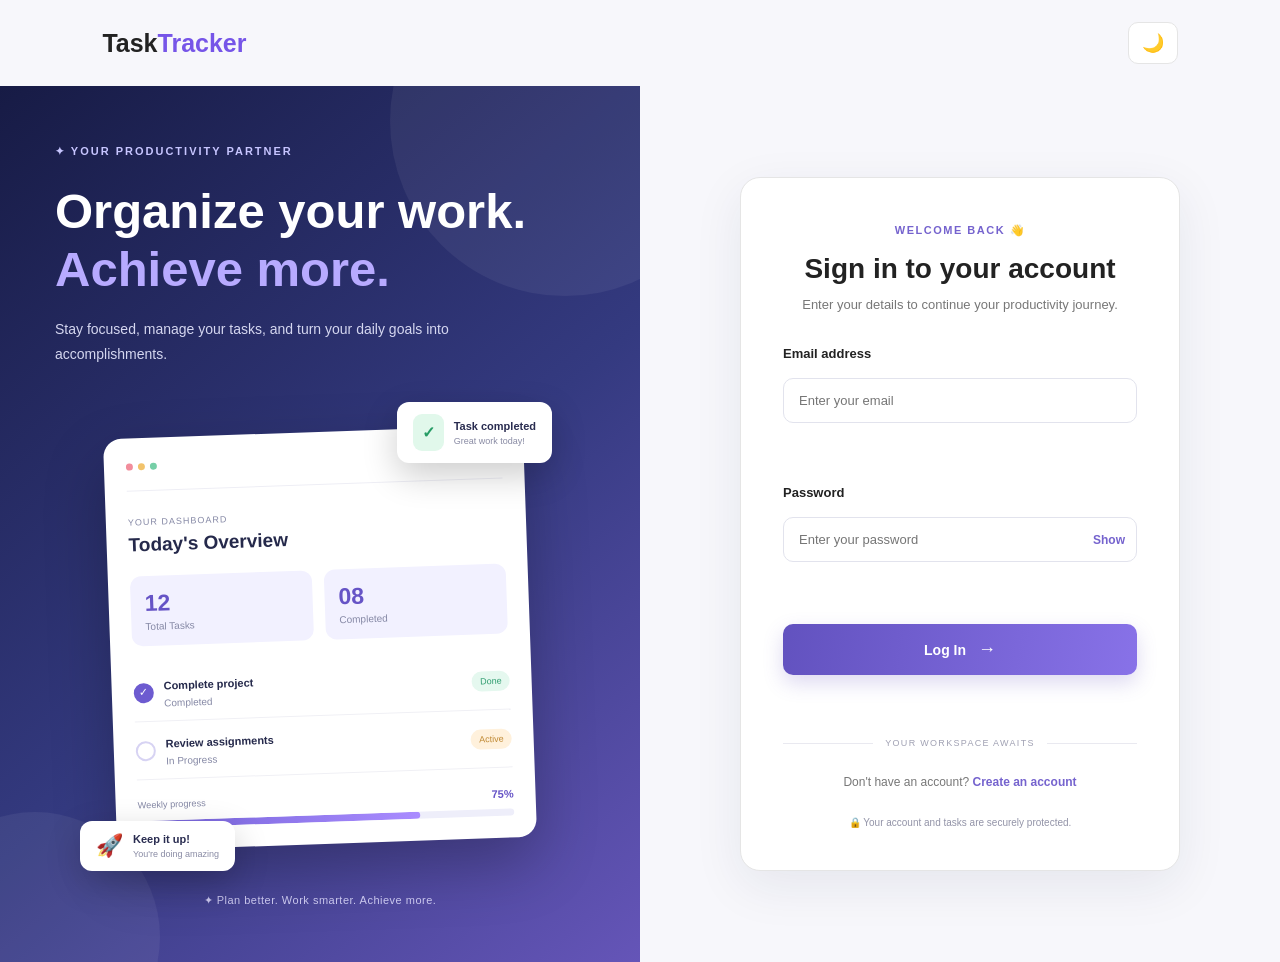
<file: TATA_AMRAVATI_TASK_TRACKER/frontend/pages/login.html>
<!DOCTYPE html>
<html lang="en">
<head>
    <meta charset="UTF-8">
    <meta name="viewport" content="width=device-width, initial-scale=1.0">
    <title>Login | Task Tracker</title>

    <link rel="stylesheet" href="../css/style.css">
    <link rel="stylesheet" href="../css/animation.css">
</head>

<body class="auth-page">

    <header class="auth-header">
        <a href="index.html" class="logo">
            Task<span>Tracker</span>
        </a>

        <button id="themeToggle" class="theme-toggle" type="button">
            <span id="themeIcon">🌙</span>
        </button>
    </header>

    <main class="auth-split-container">

        <!-- LEFT ILLUSTRATION SECTION -->
        <section class="auth-visual">

            <div class="visual-content">
                <span class="visual-tag">✦ YOUR PRODUCTIVITY PARTNER</span>

                <h1>
                    Organize your work.
                    <span>Achieve more.</span>
                </h1>

                <p>
                    Stay focused, manage your tasks, and turn
                    your daily goals into accomplishments.
                </p>

                <div class="illustration-area">

                    <div class="floating-card card-one">
                        <span class="card-icon">✓</span>
                        <div>
                            <strong>Task completed</strong>
                            <small>Great work today!</small>
                        </div>
                    </div>

                    <div class="dashboard-illustration">

                        <div class="illustration-top">
                            <div class="illustration-dots">
                                <i></i><i></i><i></i>
                            </div>
                            <span>My Workspace</span>
                        </div>

                        <div class="illustration-title">
                            <small>YOUR DASHBOARD</small>
                            <h3>Today's Overview</h3>
                        </div>

                        <div class="illustration-stats">
                            <div>
                                <strong>12</strong>
                                <small>Total Tasks</small>
                            </div>
                            <div>
                                <strong>08</strong>
                                <small>Completed</small>
                            </div>
                        </div>

                        <div class="illustration-task">
                            <span class="task-check">✓</span>
                            <div>
                                <strong>Complete project</strong>
                                <small>Completed</small>
                            </div>
                            <span class="task-status">Done</span>
                        </div>

                        <div class="illustration-task">
                            <span class="task-check pending"> </span>
                            <div>
                                <strong>Review assignments</strong>
                                <small>In Progress</small>
                            </div>
                            <span class="task-status progress">Active</span>
                        </div>

                        <div class="progress-area">
                            <div>
                                <small>Weekly progress</small>
                                <strong>75%</strong>
                            </div>
                            <div class="progress-track">
                                <span></span>
                            </div>
                        </div>

                    </div>

                    <div class="floating-card card-two">
                        <span class="rocket-icon">🚀</span>
                        <div>
                            <strong>Keep it up!</strong>
                            <small>You're doing amazing</small>
                        </div>
                    </div>

                </div>

                <div class="visual-footer">
                    <span>✦</span> Plan better. Work smarter. Achieve more.
                </div>
            </div>

        </section>


        <!-- RIGHT LOGIN SECTION -->
        <section class="auth-form-section">

            <div class="auth-card fade-in">

                <div class="auth-heading">
                    <span class="form-welcome">WELCOME BACK 👋</span>

                    <h2>Sign in to your account</h2>

                    <p>
                        Enter your details to continue your productivity journey.
                    </p>
                </div>

                <form id="loginForm" class="auth-form" novalidate>

                    <div class="form-group">
                        <label for="email">Email address</label>

                        <input
                            type="email"
                            id="email"
                            name="email"
                            placeholder="Enter your email"
                            autocomplete="email"
                            required
                        >

                        <small class="error-message" id="emailError"></small>
                    </div>


                    <div class="form-group">
                        <label for="password">Password</label>

                        <div class="password-wrapper">

                            <input
                                type="password"
                                id="password"
                                name="password"
                                placeholder="Enter your password"
                                autocomplete="current-password"
                                required
                            >

                            <button
                                type="button"
                                class="password-toggle"
                                data-target="password"
                            >
                                Show
                            </button>

                        </div>

                        <small class="error-message" id="passwordError"></small>
                    </div>


                    <button type="submit" class="auth-submit">
                        Log In <span>→</span>
                    </button>

                    <p
                        id="loginMessage"
                        class="form-message"
                        aria-live="polite"
                    ></p>

                </form>

                <div class="auth-divider">
                    <span>YOUR WORKSPACE AWAITS</span>
                </div>

                <p class="auth-switch">
                    Don't have an account?
                    <a href="register.html">Create an account</a>
                </p>

                <p class="auth-security">
                    🔒 Your account and tasks are securely protected.
                </p>

            </div>

        </section>

    </main>


    <script src="../js/main.js"></script>
    <script src="../js/auth.js"></script>

</body>
</html>
</file>
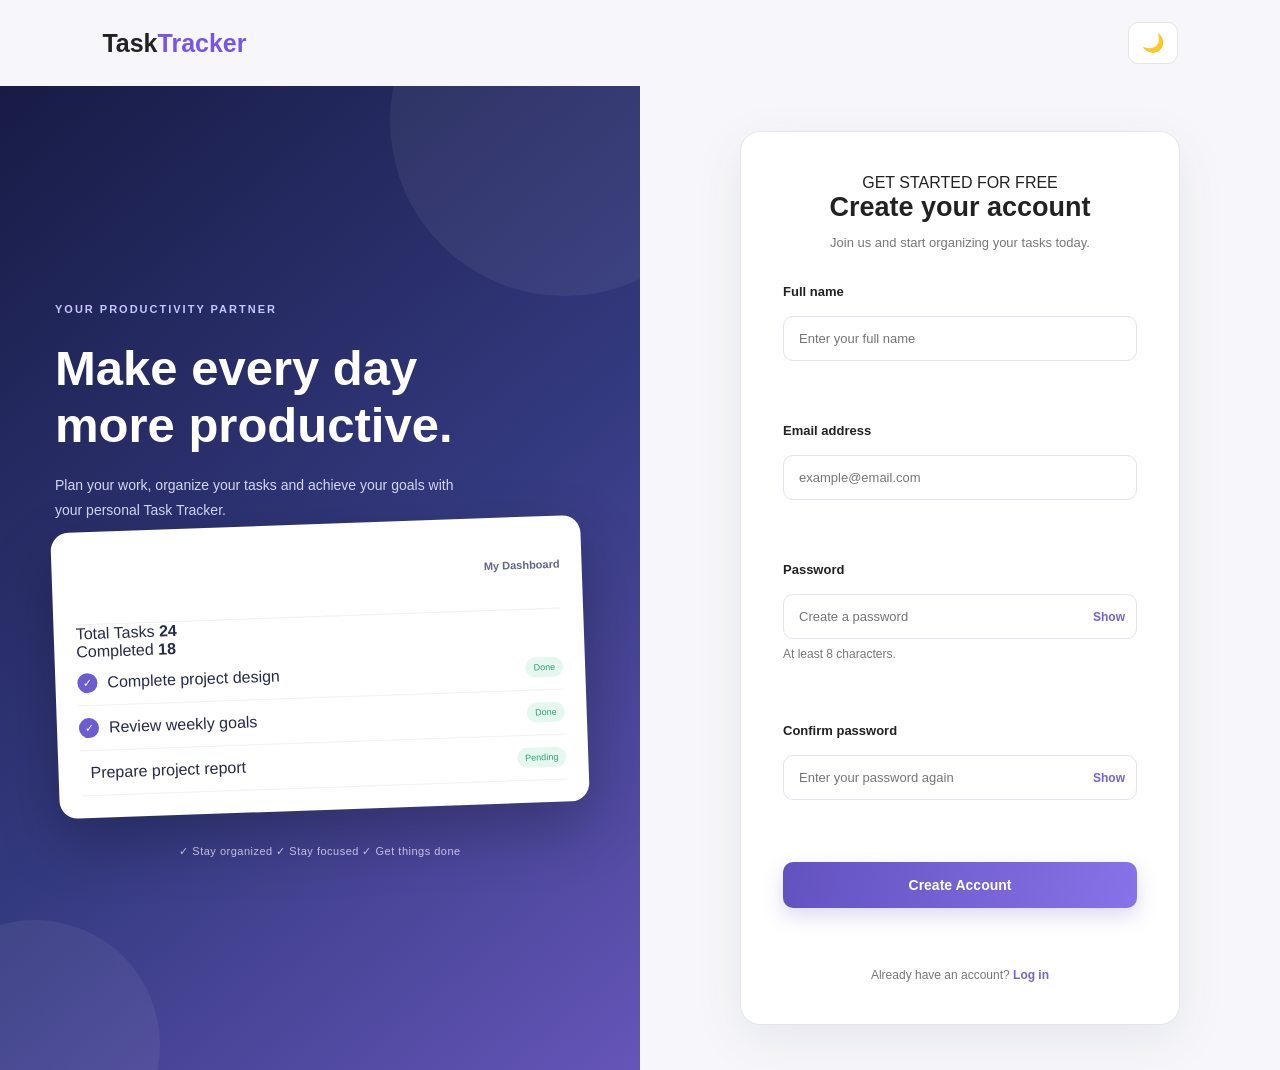
<file: TATA_AMRAVATI_TASK_TRACKER/frontend/pages/register.html>
<!DOCTYPE html>
<html lang="en">
<head>
    <meta charset="UTF-8">
    <meta name="viewport" content="width=device-width, initial-scale=1.0">
    <title>Create Account | Task Tracker</title>

    <link rel="stylesheet" href="../css/style.css">
    <link rel="stylesheet" href="../css/animation.css">
</head>

<body class="auth-page">

    <header class="auth-header">
        <a href="index.html" class="logo">Task<span>Tracker</span></a>

        <button id="themeToggle" class="theme-toggle" type="button">
            <span id="themeIcon">🌙</span>
        </button>
    </header>

    <main class="auth-split-container">

        <!-- Left illustration section -->
        <section class="auth-visual">
            <div class="visual-content">
                <span class="visual-tag">YOUR PRODUCTIVITY PARTNER</span>

                <h1>Make every day<br>more productive.</h1>

                <p>
                    Plan your work, organize your tasks and achieve
                    your goals with your personal Task Tracker.
                </p>

                <div class="dashboard-illustration">
                    <div class="illustration-top">
                        <span class="illustration-dot"></span>
                        <span class="illustration-dot"></span>
                        <span class="illustration-dot"></span>
                        <span class="illustration-title">My Dashboard</span>
                    </div>

                    <div class="illustration-body">
                        <div class="illustration-stat">
                            <span>Total Tasks</span>
                            <strong>24</strong>
                        </div>

                        <div class="illustration-stat">
                            <span>Completed</span>
                            <strong>18</strong>
                        </div>

                        <div class="illustration-task">
                            <span class="task-check">✓</span>
                            <span>Complete project design</span>
                            <span class="task-status">Done</span>
                        </div>

                        <div class="illustration-task">
                            <span class="task-check">✓</span>
                            <span>Review weekly goals</span>
                            <span class="task-status">Done</span>
                        </div>

                        <div class="illustration-task">
                            <span class="task-pending"></span>
                            <span>Prepare project report</span>
                            <span class="task-status pending">Pending</span>
                        </div>
                    </div>
                </div>

                <div class="visual-footer">
                    <span>✓ Stay organized</span>
                    <span>✓ Stay focused</span>
                    <span>✓ Get things done</span>
                </div>
            </div>
        </section>

        <!-- Registration form section -->
        <section class="auth-form-section">
            <div class="auth-card fade-in">

                <div class="auth-heading">
                    <span class="form-eyebrow">GET STARTED FOR FREE</span>
                    <h1>Create your account</h1>
                    <p>Join us and start organizing your tasks today.</p>
                </div>

                <form id="registerForm" class="auth-form" novalidate>

                    <div class="form-group">
                        <label for="name">Full name</label>
                        <input
                            type="text"
                            id="name"
                            name="name"
                            placeholder="Enter your full name"
                            autocomplete="name"
                            required
                        >
                        <small class="error-message" id="nameError"></small>
                    </div>

                    <div class="form-group">
                        <label for="email">Email address</label>
                        <input
                            type="email"
                            id="email"
                            name="email"
                            placeholder="example@email.com"
                            autocomplete="email"
                            required
                        >
                        <small class="error-message" id="emailError"></small>
                    </div>

                    <div class="form-group">
                        <label for="password">Password</label>

                        <div class="password-wrapper">
                            <input
                                type="password"
                                id="password"
                                name="password"
                                placeholder="Create a password"
                                autocomplete="new-password"
                                required
                            >

                            <button
                                type="button"
                                class="password-toggle"
                                data-target="password"
                            >Show</button>
                        </div>

                        <small class="field-hint">
                            At least 8 characters.
                        </small>
                        <small class="error-message" id="passwordError"></small>
                    </div>

                    <div class="form-group">
                        <label for="confirmPassword">Confirm password</label>

                        <div class="password-wrapper">
                            <input
                                type="password"
                                id="confirmPassword"
                                name="confirmPassword"
                                placeholder="Enter your password again"
                                autocomplete="new-password"
                                required
                            >

                            <button
                                type="button"
                                class="password-toggle"
                                data-target="confirmPassword"
                            >Show</button>
                        </div>

                        <small class="error-message" id="confirmPasswordError"></small>
                    </div>

                    <button type="submit" class="auth-submit">
                        Create Account
                    </button>

                    <p
                        id="registerMessage"
                        class="form-message"
                        aria-live="polite"
                    ></p>
                </form>

                <p class="auth-switch">
                    Already have an account?
                    <a href="login.html">Log in</a>
                </p>

            </div>
        </section>

    </main>

    <script src="../js/main.js"></script>
    <script src="../js/auth.js"></script>

</body>
</html>
</file>
<file: TATA_AMRAVATI_TASK_TRACKER/frontend/css/style.css>
/* GLOBAL SETTINGS */

:root {
    --bg: #f7f8fc;
    --surface: #ffffff;
    --text: #202238;
    --muted: #85889d;
    --primary: #6d5ce8;
    --primary-hover: #5847d2;
    --border: #e9eaf1;
    --soft: #efedff;
}

[data-theme="dark"] {
    --bg: #11121b;
    --surface: #1b1d2a;
    --text: #f3f2fb;
    --muted: #a1a2b5;
    --primary: #9385ff;
    --primary-hover: #7969ef;
    --border: #303246;
    --soft: #302c4e;
}

* {
    margin: 0;
    padding: 0;
    box-sizing: border-box;
}

html {
    scroll-behavior: smooth;
}

body {
    font-family: 'DM Sans', sans-serif;
    background: var(--bg);
    color: var(--text);
    transition: background 0.3s, color 0.3s;
}

a {
    text-decoration: none;
    color: inherit;
}

/* NAVBAR */

.navbar {
    width: 100%;
    padding: 22px 7%;
    display: flex;
    align-items: center;
    justify-content: space-between;
}

.logo {
    font-family: 'Manrope', sans-serif;
    font-size: 23px;
    font-weight: 800;
}

.logo span {
    color: var(--primary);
}

.navbar nav {
    display: flex;
    gap: 35px;
}

.navbar nav a {
    color: var(--muted);
    font-size: 14px;
    transition: 0.3s;
}

.navbar nav a:hover {
    color: var(--primary);
}

.nav-actions {
    display: flex;
    align-items: center;
    gap: 12px;
}

.theme-toggle {
    border: 1px solid var(--border);
    background: var(--surface);
    color: var(--text);
    padding: 9px 13px;
    border-radius: 10px;
    cursor: pointer;
}

/* BUTTONS */

.btn-primary,
.btn-secondary {
    display: inline-block;
    padding: 12px 20px;
    border-radius: 10px;
    font-size: 13px;
    font-weight: 700;
    transition: 0.3s;
}

.btn-primary {
    background: var(--primary);
    color: white;
}

.btn-primary:hover {
    background: var(--primary-hover);
    transform: translateY(-3px);
    box-shadow: 0 8px 20px #6d5ce844;
}

.btn-secondary {
    border: 1px solid var(--border);
    color: var(--text);
    background: var(--surface);
}

.btn-secondary:hover {
    border-color: var(--primary);
    color: var(--primary);
}

.large {
    padding: 15px 24px;
}

/* HERO SECTION */

.hero {
    min-height: 580px;
    padding: 80px 8%;
    display: grid;
    grid-template-columns: 1fr 1fr;
    align-items: center;
    gap: 50px;
}

.tagline {
    font-size: 11px;
    font-weight: 800;
    letter-spacing: 2px;
    color: var(--primary);
}

.hero-content h1 {
    font-family: 'Manrope', sans-serif;
    font-size: clamp(42px, 5vw, 65px);
    line-height: 1.15;
    margin: 22px 0;
    letter-spacing: -2px;
}

.hero-content h1 span,
.section-heading h2 span {
    display: block;
    color: var(--primary);
}

.hero-content p {
    max-width: 480px;
    line-height: 1.9;
    color: var(--muted);
    font-size: 15px;
}

.hero-buttons {
    display: flex;
    align-items: center;
    gap: 25px;
    margin-top: 30px;
}

.learn-more {
    font-size: 13px;
    font-weight: 700;
    color: var(--muted);
}

/* PREVIEW CARD */

.hero-preview {
    display: flex;
    justify-content: center;
}

.preview-card {
    width: 100%;
    max-width: 420px;
    padding: 27px;
    background: var(--surface);
    border: 1px solid var(--border);
    border-radius: 20px;
    box-shadow: 0 25px 60px rgba(40, 35, 100, 0.1);
    animation: float 5s ease-in-out infinite;
}

.preview-header {
    display: flex;
    justify-content: space-between;
    align-items: center;
}

.preview-header h3 {
    font-family: 'Manrope', sans-serif;
    font-size: 17px;
}

.preview-header span {
    color: var(--muted);
    font-size: 11px;
}

.preview-stat {
    display: flex;
    justify-content: space-between;
    margin: 25px 0;
    padding: 18px;
    background: var(--soft);
    border-radius: 12px;
}

.preview-stat small {
    color: var(--muted);
    font-size: 11px;
}

.preview-stat h2 {
    color: var(--primary);
    font-size: 25px;
}

.preview-task {
    display: flex;
    align-items: center;
    gap: 12px;
    padding: 15px 0;
    border-top: 1px solid var(--border);
}

.preview-task strong {
    font-size: 11px;
    display: block;
}

.preview-task small {
    color: var(--muted);
    font-size: 10px;
}

.check {
    width: 20px;
    height: 20px;
    display: grid;
    place-items: center;
    background: #65b99a;
    color: white;
    border-radius: 6px;
    font-size: 12px;
}

.check.pending {
    background: transparent;
    border: 1px solid var(--border);
}

/* FEATURES */

.features {
    padding: 80px 8%;
}

.section-heading {
    text-align: center;
}

.section-heading h2 {
    font-family: 'Manrope', sans-serif;
    font-size: 36px;
    margin: 15px 0;
}

.section-heading p {
    color: var(--muted);
    font-size: 13px;
}

.feature-container {
    display: grid;
    grid-template-columns: repeat(3, 1fr);
    gap: 22px;
    margin-top: 45px;
}

.feature-card {
    background: var(--surface);
    border: 1px solid var(--border);
    padding: 30px;
    border-radius: 16px;
    transition: 0.3s;
}

.feature-card:hover {
    transform: translateY(-8px);
    box-shadow: 0 15px 35px rgba(40, 35, 100, 0.08);
}

.feature-icon {
    width: 45px;
    height: 45px;
    display: grid;
    place-items: center;
    border-radius: 12px;
    background: var(--soft);
    color: var(--primary);
    font-size: 22px;
}

.feature-card h3 {
    font-family: 'Manrope', sans-serif;
    font-size: 16px;
    margin: 20px 0 10px;
}

.feature-card p {
    font-size: 12px;
    color: var(--muted);
    line-height: 1.8;
}

/* CTA */

.cta {
    margin: 50px 8%;
    padding: 55px 25px;
    text-align: center;
    background: var(--soft);
    border-radius: 20px;
}

.cta h2 {
    font-family: 'Manrope', sans-serif;
    font-size: 30px;
}

.cta p {
    color: var(--muted);
    font-size: 13px;
    margin: 12px 0 25px;
}

/* FOOTER */

footer {
    padding: 30px 8%;
    border-top: 1px solid var(--border);
    display: flex;
    align-items: center;
    justify-content: space-between;
    gap: 15px;
    flex-wrap: wrap;
}

footer p {
    font-size: 10px;
    color: var(--muted);
}

/* RESPONSIVE DESIGN */

@media(max-width: 850px) {
    .hero {
        grid-template-columns: 1fr;
        padding-top: 55px;
    }

    .hero-preview {
        margin-top: 30px;
    }

    .feature-container {
        grid-template-columns: 1fr;
    }
}

@media(max-width: 550px) {
    .navbar {
        padding: 18px 5%;
    }

    .navbar nav {
        display: none;
    }

    .logo {
        font-size: 19px;
    }

    .nav-actions {
        gap: 6px;
    }

    .nav-actions .btn-primary,
    .nav-actions .btn-secondary {
        padding: 9px 10px;
        font-size: 11px;
    }

    .hero {
        padding: 50px 6%;
    }

    .hero-content h1 {
        font-size: 42px;
    }

    .hero-buttons {
        flex-wrap: wrap;
    }

    .section-heading h2 {
        font-size: 28px;
    }

    footer {
        flex-direction: column;
        text-align: center;
    }
}
/* Authentication pages */

.auth-page {
    min-height: 100vh;
    background: var(--bg-color, #f7f7fb);
    color: var(--text-color, #222);
}

.auth-header {
    display: flex;
    justify-content: space-between;
    align-items: center;
    padding: 22px 8%;
}

.auth-header .logo {
    text-decoration: none;
    font-size: 25px;
    font-weight: 700;
    color: var(--text-color, #222);
}

.auth-header .logo span {
    color: var(--primary-color, #7655e8);
}

.theme-toggle {
    padding: 9px 13px;
    border: 1px solid var(--border-color, #ddd);
    border-radius: 10px;
    background: var(--card-color, #fff);
    cursor: pointer;
    font-size: 18px;
}

.auth-container {
    min-height: 80vh;
    display: flex;
    align-items: center;
    justify-content: center;
    padding: 30px 16px 60px;
}

.auth-card {
    width: 100%;
    max-width: 440px;
    padding: 36px;
    background: var(--card-color, #fff);
    border: 1px solid var(--border-color, #e5e5e5);
    border-radius: 18px;
    box-shadow: 0 12px 35px rgba(0, 0, 0, 0.07);
}

.auth-heading {
    text-align: center;
    margin-bottom: 28px;
}

.auth-heading h1 {
    margin-bottom: 9px;
    font-size: 27px;
}

.auth-heading p {
    color: var(--muted-color, #777);
    font-size: 14px;
}

.auth-form {
    display: flex;
    flex-direction: column;
    gap: 18px;
}

.form-group {
    display: flex;
    flex-direction: column;
    gap: 8px;
}

.form-group label {
    font-size: 14px;
    font-weight: 600;
}

.form-group input {
    width: 100%;
    padding: 13px 14px;
    border: 1px solid var(--border-color, #ddd);
    border-radius: 9px;
    outline: none;
    background: var(--input-color, #fff);
    color: var(--text-color, #222);
    font-size: 14px;
}

.form-group input:focus {
    border-color: var(--primary-color, #7655e8);
    box-shadow: 0 0 0 3px rgba(118, 85, 232, 0.12);
}

.password-wrapper {
    display: flex;
    align-items: center;
    gap: 8px;
}

.password-wrapper input {
    flex: 1;
    min-width: 0;
}

.password-toggle {
    border: none;
    background: transparent;
    color: var(--primary-color, #7655e8);
    font-weight: 600;
    cursor: pointer;
}

.field-hint {
    color: var(--muted-color, #777);
    font-size: 12px;
}

.error-message {
    color: #dc3545;
    font-size: 12px;
    min-height: 14px;
}

.auth-submit {
    width: 100%;
    padding: 14px;
    border: none;
    border-radius: 9px;
    background: var(--primary-color, #7655e8);
    color: white;
    font-size: 15px;
    font-weight: 600;
    cursor: pointer;
    transition: opacity 0.2s ease;
}

.auth-submit:hover {
    opacity: 0.88;
}

.auth-switch {
    margin-top: 24px;
    text-align: center;
    font-size: 14px;
    color: var(--muted-color, #777);
}

.auth-switch a {
    color: var(--primary-color, #7655e8);
    text-decoration: none;
    font-weight: 600;
}

.form-message {
    font-size: 13px;
    text-align: center;
    min-height: 18px;
}

@media (max-width: 480px) {
    .auth-card {
        padding: 25px 20px;
    }

    .auth-heading h1 {
        font-size: 23px;
    }
}

/* Dashboard */

.dashboard-page {
    min-height: 100vh;
    background: var(--bg-color, #f7f7fb);
    color: var(--text-color, #222);
}

.dashboard-header {
    display: flex;
    justify-content: space-between;
    align-items: center;
    padding: 18px 7%;
    background: var(--card-color, #fff);
    border-bottom: 1px solid var(--border-color, #e5e5e5);
}

.dashboard-header .logo {
    text-decoration: none;
    font-size: 24px;
    font-weight: 700;
    color: var(--text-color, #222);
}

.dashboard-header .logo span {
    color: var(--primary-color, #7655e8);
}

.header-actions {
    display: flex;
    align-items: center;
    gap: 18px;
}

.user-name {
    font-size: 14px;
    font-weight: 600;
}

.logout-btn {
    padding: 10px 17px;
    background: transparent;
    border: 1px solid var(--border-color, #ddd);
    border-radius: 8px;
    color: var(--text-color, #222);
    cursor: pointer;
}

.dashboard-container {
    width: 86%;
    max-width: 1250px;
    margin: 35px auto;
}

.dashboard-welcome {
    display: flex;
    justify-content: space-between;
    align-items: center;
    gap: 15px;
    margin-bottom: 30px;
}

.dashboard-welcome h1 {
    font-size: 29px;
    margin-bottom: 8px;
}

.dashboard-welcome p,
.section-heading p {
    color: var(--muted-color, #777);
    font-size: 14px;
}

.date-display {
    font-size: 14px;
    color: var(--muted-color, #777);
}

.stats-grid {
    display: grid;
    grid-template-columns: repeat(4, 1fr);
    gap: 18px;
    margin-bottom: 30px;
}

.stat-card {
    background: var(--card-color, #fff);
    border: 1px solid var(--border-color, #e5e5e5);
    border-radius: 13px;
    padding: 22px;
}

.stat-icon {
    width: 42px;
    height: 42px;
    display: flex;
    align-items: center;
    justify-content: center;
    border-radius: 10px;
    font-size: 20px;
    margin-bottom: 15px;
}

.stat-icon.purple { background: #eee8ff; }
.stat-icon.orange { background: #fff0dc; }
.stat-icon.blue { background: #e2f1ff; }
.stat-icon.green { background: #e1f8e9; }

.stat-card p {
    color: var(--muted-color, #777);
    font-size: 14px;
    margin-bottom: 8px;
}

.stat-card h2 {
    font-size: 27px;
}

.task-form-card,
.task-list-card {
    background: var(--card-color, #fff);
    border: 1px solid var(--border-color, #e5e5e5);
    border-radius: 14px;
    padding: 25px;
    margin-bottom: 25px;
}

.section-heading {
    margin-bottom: 22px;
}

.section-heading h2 {
    font-size: 20px;
    margin-bottom: 7px;
}

.task-form {
    display: flex;
    flex-direction: column;
    gap: 16px;
}

.task-form .form-group {
    display: flex;
    flex-direction: column;
    gap: 8px;
}

.task-form input,
.task-form textarea,
.task-form select,
.task-controls input,
.task-controls select {
    width: 100%;
    padding: 12px 14px;
    border: 1px solid var(--border-color, #ddd);
    border-radius: 8px;
    background: var(--input-color, #fff);
    color: var(--text-color, #222);
    font-family: inherit;
    font-size: 14px;
    outline: none;
}

.task-form input:focus,
.task-form textarea:focus,
.task-form select:focus,
.task-controls input:focus,
.task-controls select:focus {
    border-color: var(--primary-color, #7655e8);
}

.task-form textarea {
    resize: vertical;
}

.task-form-actions {
    display: flex;
    gap: 10px;
}

.primary-btn,
.secondary-btn {
    padding: 12px 20px;
    border: none;
    border-radius: 8px;
    cursor: pointer;
    font-weight: 600;
}

.primary-btn {
    background: var(--primary-color, #7655e8);
    color: white;
}

.secondary-btn {
    background: #e9e9ef;
    color: #333;
}

.task-controls {
    display: grid;
    grid-template-columns: 1fr 220px;
    gap: 15px;
    margin-bottom: 22px;
}

.task-list {
    display: flex;
    flex-direction: column;
    gap: 13px;
}

.empty-state {
    padding: 40px 15px;
    text-align: center;
    color: var(--muted-color, #777);
}

.empty-state span {
    font-size: 38px;
}

.empty-state h3 {
    margin: 12px 0 7px;
    color: var(--text-color, #222);
}

.task-item {
    display: flex;
    justify-content: space-between;
    align-items: center;
    gap: 15px;
    padding: 17px;
    border: 1px solid var(--border-color, #e5e5e5);
    border-radius: 10px;
}

.task-item h3 {
    font-size: 16px;
    margin-bottom: 7px;
    overflow-wrap: anywhere;
}

.task-item p {
    font-size: 13px;
    color: var(--muted-color, #777);
    margin-bottom: 9px;
    overflow-wrap: anywhere;
}

.task-meta {
    display: flex;
    align-items: center;
    flex-wrap: wrap;
    gap: 10px;
    font-size: 12px;
}

.status-badge {
    display: inline-block;
    padding: 5px 10px;
    border-radius: 20px;
    font-size: 12px;
    font-weight: 600;
}

.status-pending {
    background: #fff0dc;
    color: #a65b00;
}

.status-progress {
    background: #e2f1ff;
    color: #1766a5;
}

.status-completed {
    background: #e1f8e9;
    color: #16763a;
}

.task-actions {
    display: flex;
    flex-wrap: wrap;
    gap: 8px;
}

.task-actions button {
    padding: 8px 12px;
    border: 1px solid var(--border-color, #ddd);
    border-radius: 7px;
    background: transparent;
    color: var(--text-color, #222);
    cursor: pointer;
}

.task-actions .delete-btn {
    color: #dc3545;
}

@media (max-width: 900px) {
    .stats-grid {
        grid-template-columns: repeat(2, 1fr);
    }

    .dashboard-container {
        width: 92%;
    }
}

@media (max-width: 600px) {
    .dashboard-header {
        padding: 15px 4%;
    }

    .header-actions {
        gap: 9px;
    }

    .user-name {
        display: none;
    }

    .dashboard-welcome {
        flex-direction: column;
        align-items: flex-start;
    }

    .task-controls {
        grid-template-columns: 1fr;
    }

    .task-item {
        flex-direction: column;
        align-items: flex-start;
    }

    .stats-grid {
        gap: 10px;
    }

    .stat-card {
        padding: 15px;
    }

    .task-form-card,
    .task-list-card {
        padding: 18px;
    }
}

:root {
    --bg-color: #f7f7fb;
    --card-color: #ffffff;
    --text-color: #222222;
    --muted-color: #777777;
    --border-color: #e5e5e5;
    --input-color: #ffffff;
    --primary-color: #7655e8;
}

:root[data-theme="dark"] {
    --bg-color: #151521;
    --card-color: #222233;
    --text-color: #f2f2f7;
    --muted-color: #b0b0c0;
    --border-color: #39394c;
    --input-color: #29293b;
    --primary-color: #9b83ff;
}

:root[data-theme="dark"] .secondary-btn {
    background: #39394c;
    color: #ffffff;
}

/* =========================================
   MODERN SPLIT AUTHENTICATION DESIGN
========================================= */

.auth-split-container {
    min-height: calc(100vh - 75px);
    display: grid;
    grid-template-columns: 1fr 1fr;
    overflow: hidden;
}

/* LEFT VISUAL PANEL */

.auth-visual {
    background: linear-gradient(140deg, #171b45, #343a80 55%, #6555b8);
    color: white;
    display: flex;
    align-items: center;
    justify-content: center;
    padding: 55px 7%;
    overflow: hidden;
    position: relative;
}

.auth-visual::before,
.auth-visual::after {
    content: "";
    position: absolute;
    border-radius: 50%;
    background: rgba(255,255,255,0.06);
}

.auth-visual::before {
    width: 350px;
    height: 350px;
    top: -140px;
    right: -100px;
}

.auth-visual::after {
    width: 250px;
    height: 250px;
    bottom: -100px;
    left: -90px;
}

.visual-content {
    width: 100%;
    max-width: 530px;
    position: relative;
    z-index: 1;
}

.visual-tag {
    display: inline-block;
    font-size: 11px;
    letter-spacing: 2px;
    color: #c7c5ff;
    margin-bottom: 25px;
    font-weight: 700;
}

.visual-content h1 {
    font-size: clamp(32px, 4vw, 49px);
    line-height: 1.18;
    margin-bottom: 18px;
    font-weight: 800;
}

.visual-content h1 span {
    display: block;
    color: #b7aaff;
}

.visual-content > p {
    color: #d5d7f0;
    line-height: 1.8;
    max-width: 420px;
    font-size: 14px;
}

/* DASHBOARD ILLUSTRATION */

.illustration-area {
    position: relative;
    margin: 50px auto 30px;
    max-width: 440px;
    padding: 15px 10px;
}

.dashboard-illustration {
    background: #ffffff;
    color: #25294b;
    border-radius: 18px;
    padding: 22px;
    box-shadow: 0 25px 60px rgba(0,0,0,0.25);
    transform: rotate(-2deg);
    animation: illustrationFloat 5s ease-in-out infinite;
}

@keyframes illustrationFloat {
    0%, 100% { transform: translateY(0) rotate(-2deg); }
    50% { transform: translateY(-9px) rotate(-1deg); }
}

.illustration-top {
    display: flex;
    justify-content: space-between;
    align-items: center;
    font-size: 11px;
    font-weight: 700;
    color: #62658a;
    padding-bottom: 18px;
    border-bottom: 1px solid #eeeef5;
}

.illustration-dots {
    display: flex;
    gap: 5px;
}

.illustration-dots i {
    width: 7px;
    height: 7px;
    border-radius: 50%;
    background: #f28d9c;
}

.illustration-dots i:nth-child(2) {
    background: #f2c36b;
}

.illustration-dots i:nth-child(3) {
    background: #76cfa7;
}

.illustration-title {
    margin: 20px 0;
}

.illustration-title small {
    color: #8588a5;
    font-size: 9px;
    letter-spacing: 1px;
}

.illustration-title h3 {
    font-size: 19px;
    margin-top: 5px;
}

.illustration-stats {
    display: grid;
    grid-template-columns: 1fr 1fr;
    gap: 12px;
    margin-bottom: 18px;
}

.illustration-stats > div {
    padding: 14px;
    border-radius: 11px;
    background: #f2f1ff;
}

.illustration-stats strong {
    display: block;
    color: #6654c6;
    font-size: 23px;
}

.illustration-stats small,
.illustration-task small {
    display: block;
    font-size: 10px;
    color: #8588a5;
    margin-top: 4px;
}

.illustration-task {
    display: flex;
    align-items: center;
    gap: 10px;
    padding: 12px 0;
    border-bottom: 1px solid #f0f0f5;
}

.task-check {
    background: #6d5bd0;
    color: white;
    border-radius: 50%;
    width: 20px;
    height: 20px;
    display: grid;
    place-items: center;
    font-size: 11px;
    flex-shrink: 0;
}

.task-check.pending {
    border: 2px solid #d7d3f3;
    background: white;
}

.illustration-task strong {
    font-size: 11px;
}

.task-status {
    margin-left: auto;
    color: #309d70;
    background: #e5f8ef;
    padding: 5px 8px;
    border-radius: 20px;
    font-size: 9px;
}

.task-status.progress {
    background: #fff1dc;
    color: #bf8832;
}

.progress-area {
    margin-top: 20px;
}

.progress-area > div:first-child {
    display: flex;
    justify-content: space-between;
    font-size: 11px;
    margin-bottom: 9px;
}

.progress-area small {
    color: #8588a5;
}

.progress-area strong {
    color: #6654c6;
}

.progress-track {
    height: 7px;
    border-radius: 20px;
    background: #eeeefa;
    overflow: hidden;
}

.progress-track span {
    display: block;
    height: 100%;
    width: 75%;
    background: linear-gradient(90deg, #7160d6, #aa8cff);
    border-radius: 20px;
}

/* FLOATING CARDS */

.floating-card {
    position: absolute;
    z-index: 2;
    display: flex;
    align-items: center;
    gap: 10px;
    background: white;
    color: #292c50;
    padding: 12px 16px;
    border-radius: 12px;
    box-shadow: 0 12px 35px rgba(0,0,0,0.2);
    animation: floatingCard 4s ease-in-out infinite;
}

.card-one {
    top: -15px;
    right: -12px;
}

.card-two {
    bottom: -12px;
    left: -20px;
    animation-delay: 1s;
}

@keyframes floatingCard {
    0%, 100% { transform: translateY(0); }
    50% { transform: translateY(-8px); }
}

.card-icon {
    background: #e1f8eb;
    color: #269c65;
    border-radius: 9px;
    padding: 9px;
    font-weight: bold;
}

.rocket-icon {
    font-size: 22px;
}

.floating-card strong,
.floating-card small {
    display: block;
}

.floating-card strong {
    font-size: 11px;
}

.floating-card small {
    font-size: 9px;
    color: #898ba4;
    margin-top: 4px;
}

.visual-footer {
    color: #d1cef5;
    font-size: 11px;
    text-align: center;
    margin-top: 35px;
    letter-spacing: 0.5px;
}

/* RIGHT FORM PANEL */

.auth-form-section {
    background: var(--bg-color, #f8f9ff);
    display: flex;
    justify-content: center;
    align-items: center;
    padding: 45px 7%;
}

.auth-form-section .auth-card {
    width: 100%;
    max-width: 440px;
    background: var(--card-bg, #ffffff);
    padding: 42px;
    border-radius: 20px;
    box-shadow: 0 15px 50px rgba(30,35,80,0.08);
}

.form-welcome {
    color: #7563ce;
    font-size: 11px;
    font-weight: 800;
    letter-spacing: 1.5px;
}

.auth-form-section .auth-heading h2 {
    font-size: 28px;
    margin: 15px 0 9px;
    color: var(--text-color, #252747);
}

.auth-form-section .auth-heading p {
    color: var(--muted-color, #85879d);
    font-size: 13px;
    line-height: 1.7;
    margin-bottom: 30px;
}

.auth-form-section .form-group {
    margin-bottom: 22px;
}

.auth-form-section .form-group label {
    display: block;
    font-size: 13px;
    font-weight: 600;
    margin-bottom: 9px;
    color: var(--text-color, #252747);
}

.auth-form-section .form-group input {
    width: 100%;
    padding: 14px 15px;
    border: 1px solid #e2e3ed;
    border-radius: 10px;
    outline: none;
    background: transparent;
    color: var(--text-color, #252747);
    font-size: 13px;
    transition: 0.3s;
}

.auth-form-section .form-group input:focus {
    border-color: #7563ce;
    box-shadow: 0 0 0 3px rgba(117,99,206,0.12);
}

.auth-form-section .password-wrapper {
    position: relative;
}

.auth-form-section .password-wrapper input {
    padding-right: 65px;
}

.auth-form-section .password-toggle {
    position: absolute;
    right: 12px;
    top: 50%;
    transform: translateY(-50%);
    border: none;
    background: none;
    color: #7563ce;
    cursor: pointer;
    font-size: 12px;
    font-weight: 700;
}

.auth-form-section .auth-submit {
    width: 100%;
    padding: 15px;
    border: none;
    border-radius: 10px;
    background: linear-gradient(100deg, #6252bf, #8872e8);
    color: white;
    font-weight: 700;
    cursor: pointer;
    font-size: 14px;
    box-shadow: 0 8px 20px rgba(100,82,191,0.22);
    transition: 0.3s;
}

.auth-form-section .auth-submit:hover {
    transform: translateY(-2px);
    box-shadow: 0 12px 25px rgba(100,82,191,0.3);
}

.auth-form-section .auth-submit span {
    margin-left: 8px;
    font-size: 18px;
}

.auth-divider {
    display: flex;
    align-items: center;
    gap: 12px;
    margin: 27px 0;
    color: #a0a1b3;
    font-size: 9px;
    letter-spacing: 1.3px;
}

.auth-divider::before,
.auth-divider::after {
    content: "";
    flex: 1;
    height: 1px;
    background: #e9e9f0;
}

.auth-form-section .auth-switch {
    text-align: center;
    font-size: 12px;
    color: var(--muted-color, #85879d);
}

.auth-form-section .auth-switch a {
    color: #7563ce;
    font-weight: 700;
    text-decoration: none;
}

.auth-security {
    text-align: center;
    font-size: 10px;
    color: #9293a7;
    margin-top: 28px;
}

/* RESPONSIVE DESIGN */

@media (max-width: 950px) {
    .auth-split-container {
        grid-template-columns: 1fr;
    }

    .auth-visual {
        padding: 55px 8%;
    }

    .visual-content {
        max-width: 550px;
    }

    .auth-form-section {
        padding: 45px 20px;
    }
}

@media (max-width: 500px) {
    .auth-visual {
        padding: 40px 20px;
    }

    .visual-content h1 {
        font-size: 32px;
    }

    .illustration-area {
        margin-top: 40px;
    }

    .auth-form-section .auth-card {
        padding: 27px 22px;
    }

    .card-one {
        right: -5px;
    }

    .card-two {
        left: -5px;
    }
}

/* REDUCED MOTION ACCESSIBILITY */

@media (prefers-reduced-motion: reduce) {
    .dashboard-illustration,
    .floating-card {
        animation: none;
    }
}
.status-pie-chart {
    width: 260px;
    height: 260px;
    margin: 0 auto;
    display: flex;
    align-items: center;
    justify-content: center;
}

.status-pie-chart canvas {
    max-width: 100%;
    max-height: 100%;
}
</file>
<file: TATA_AMRAVATI_TASK_TRACKER/frontend/css/animation.css>
/* Floating dashboard preview */

@keyframes float {
    0%, 100% {
        transform: translateY(0);
    }

    50% {
        transform: translateY(-12px);
    }
}

/* Smooth appearance */

@keyframes fadeIn {
    from {
        opacity: 0;
        transform: translateY(25px);
    }

    to {
        opacity: 1;
        transform: translateY(0);
    }
}

/* Button animation */

@keyframes pulse {
    0%, 100% {
        box-shadow: 0 0 0 0 #6d5ce855;
    }

    50% {
        box-shadow: 0 0 0 10px transparent;
    }
}

.hero-content {
    animation: fadeIn 0.9s ease forwards;
}

.hero-preview {
    animation: fadeIn 1.2s ease forwards;
}

.feature-card {
    animation: fadeIn 0.8s ease both;
}

.feature-card:nth-child(2) {
    animation-delay: 0.15s;
}

.feature-card:nth-child(3) {
    animation-delay: 0.3s;
}

.btn-primary:focus-visible,
.btn-secondary:focus-visible {
    outline: 3px solid var(--primary);
    outline-offset: 3px;
}

@media (prefers-reduced-motion: reduce) {
    *,
    *::before,
    *::after {
        animation-duration: 0.01ms !important;
        transition-duration: 0.01ms !important;
    }
}
</file>
